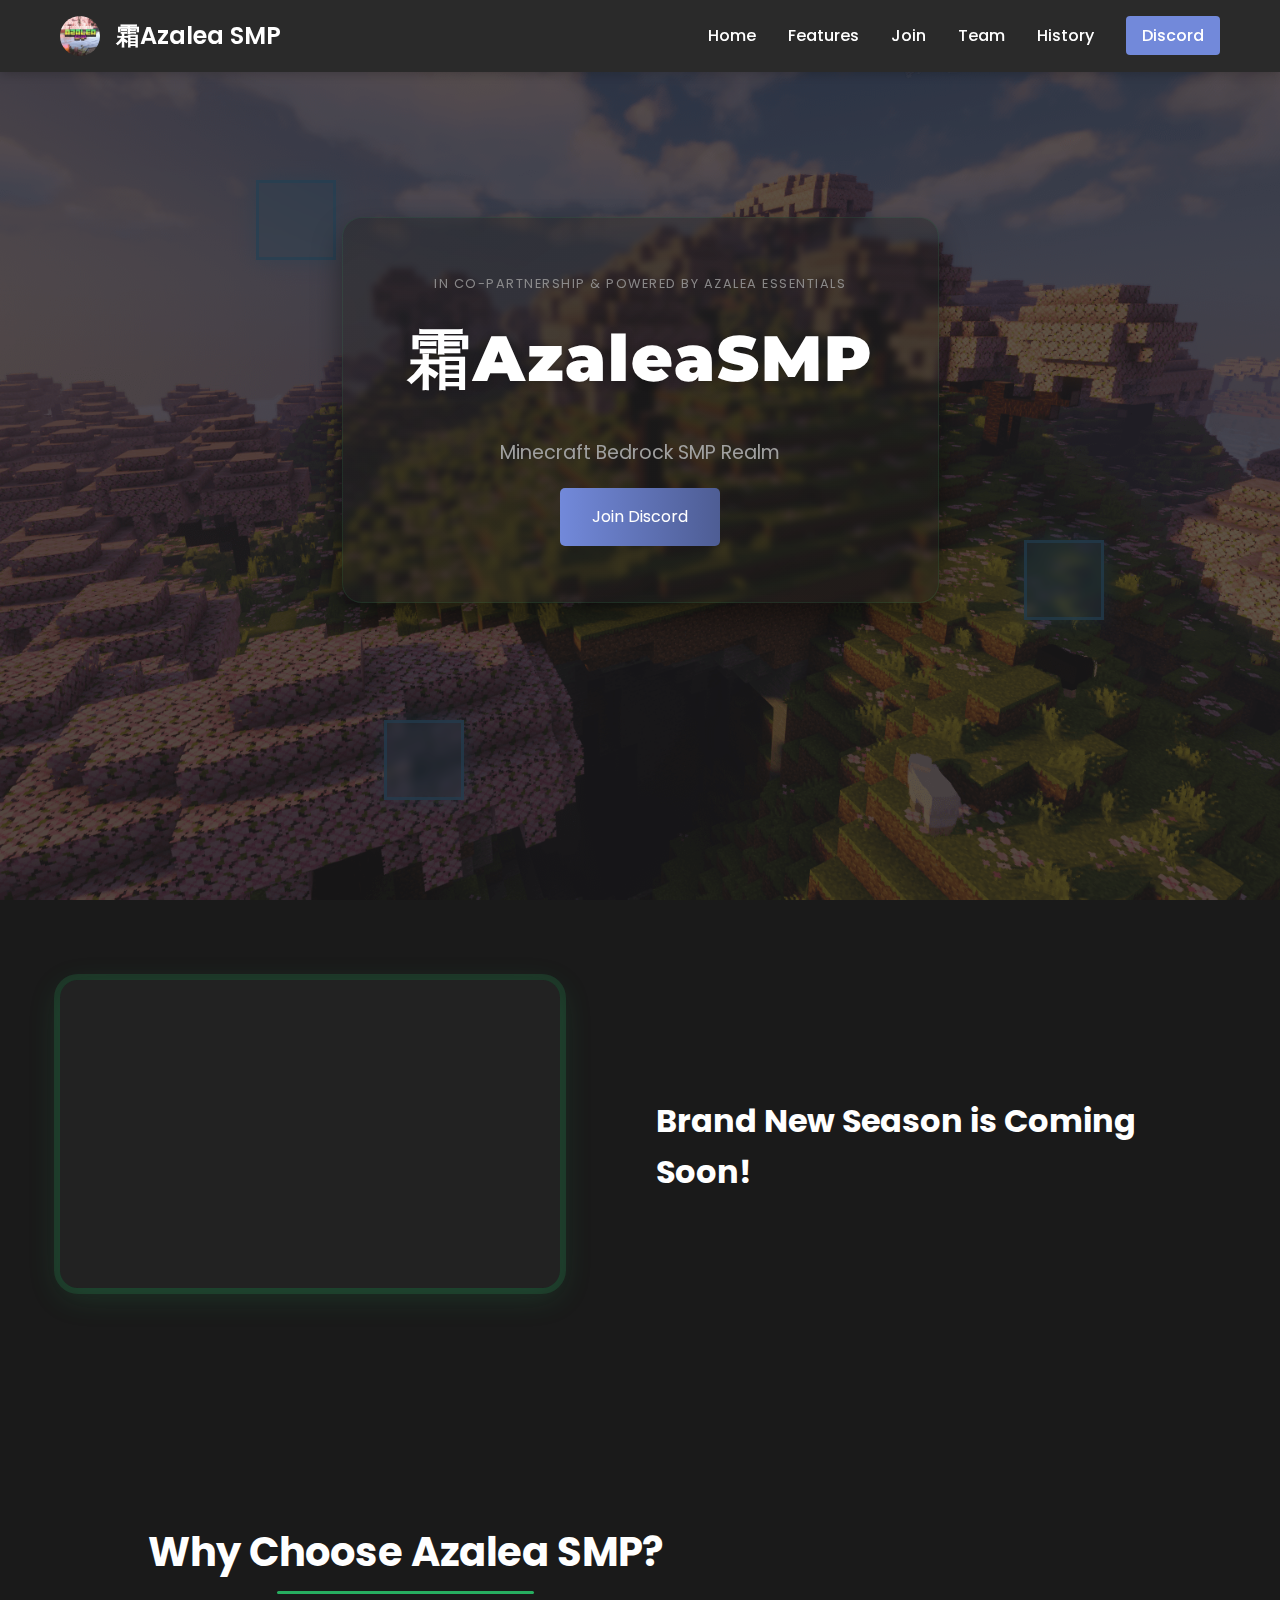
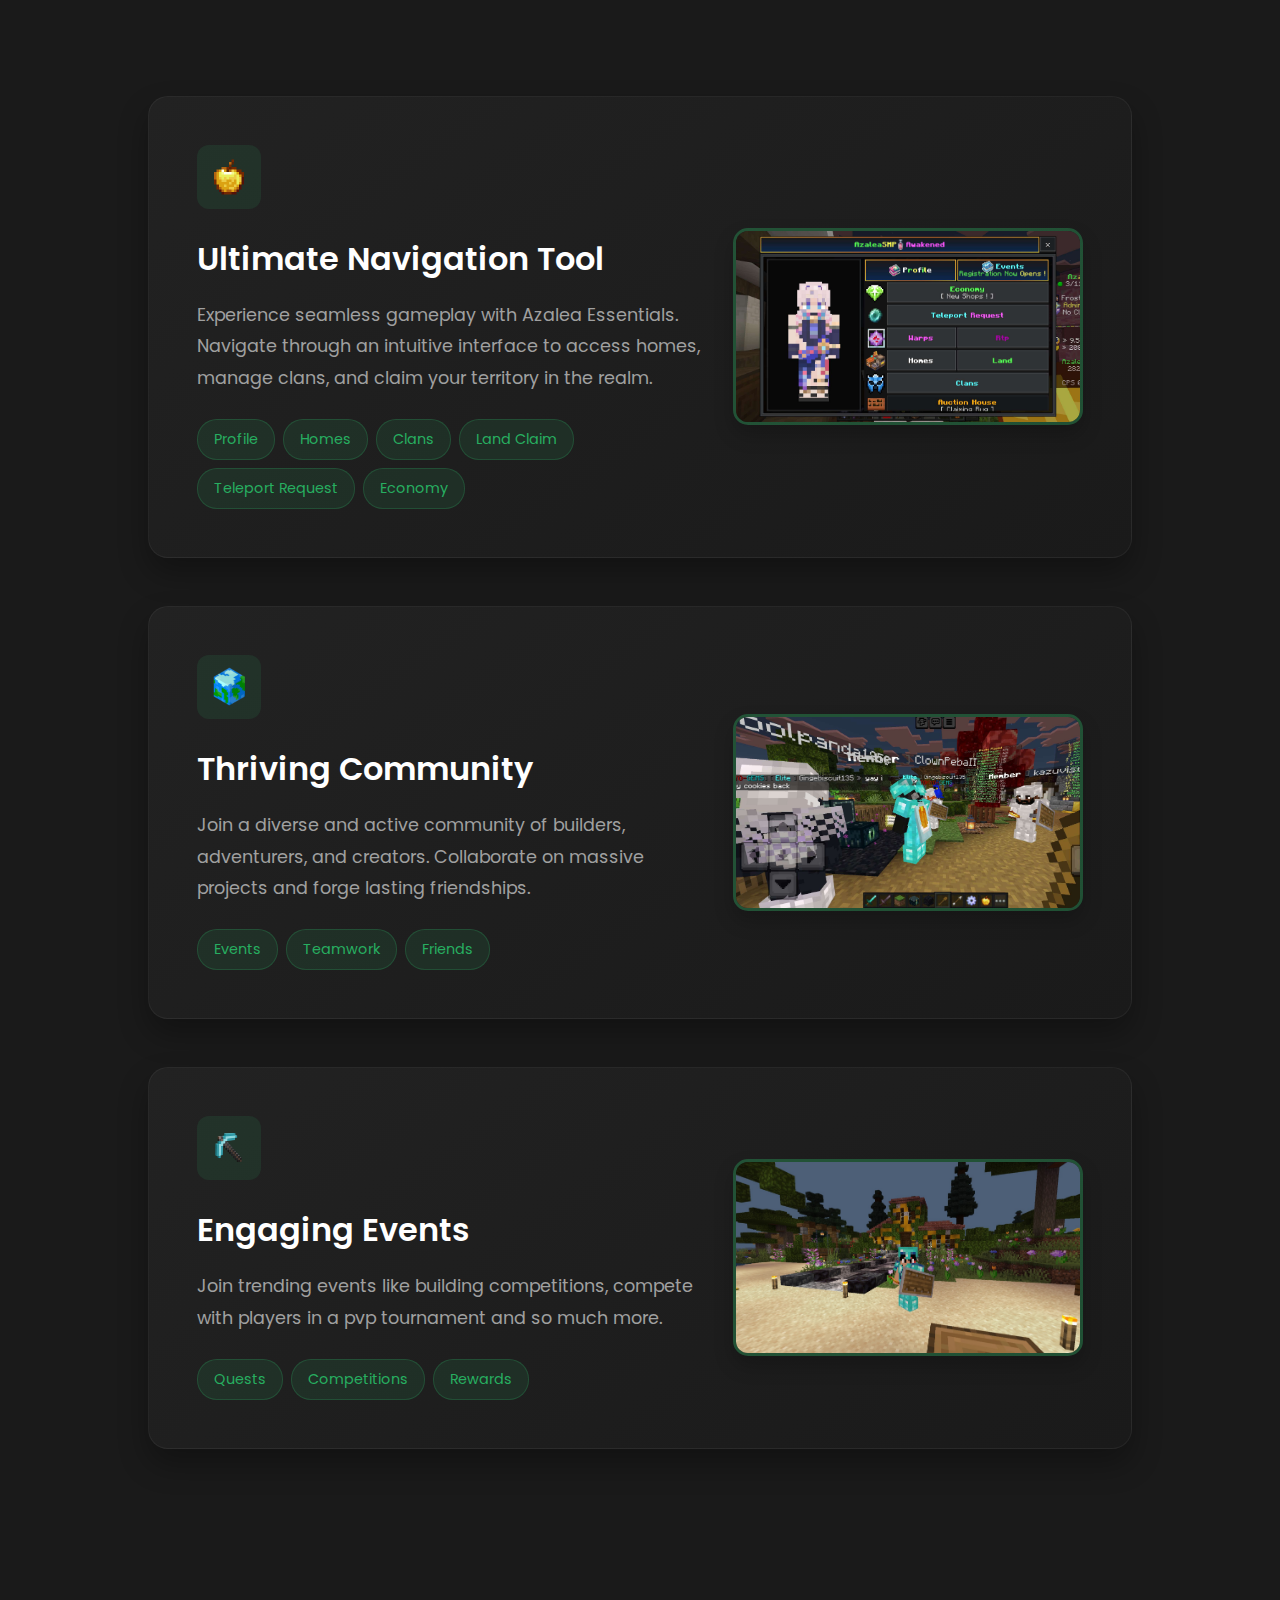
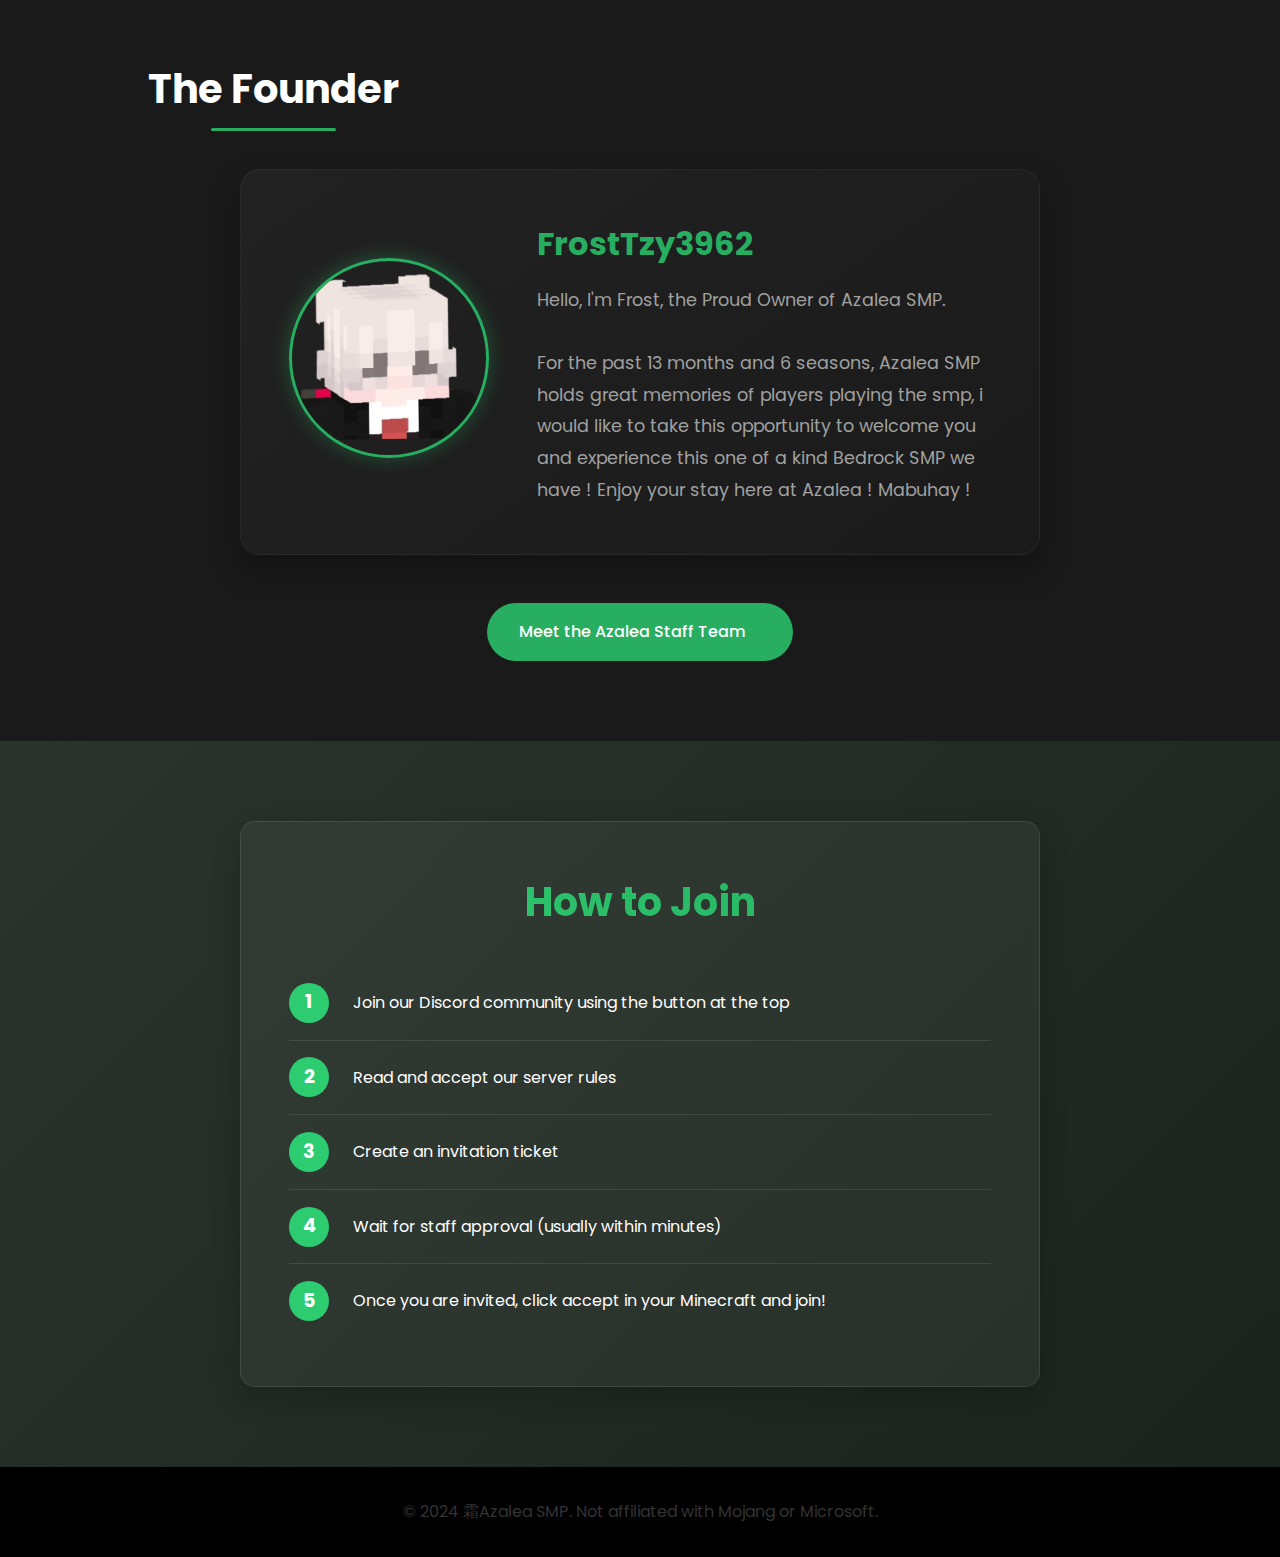
<file: index.html>
<!DOCTYPE html>
<html lang="en">
<head>
    <meta charset="UTF-8">
    <meta name="viewport" content="width=device-width, initial-scale=1.0">
    <title>霜Azalea SMP - Minecraft Bedrock Realm</title>
    <link rel="stylesheet" href="style.css">
    <link rel="preconnect" href="https://fonts.googleapis.com">
    <link rel="preconnect" href="https://fonts.gstatic.com" crossorigin>
    <link href="https://fonts.googleapis.com/css2?family=Poppins:wght@400;500;600&display=swap" rel="stylesheet">
    <link href="https://fonts.googleapis.com/css2?family=Montserrat:wght@700;900&display=swap" rel="stylesheet">
</head>
<body>
    <header class="main-header">
        <div class="container">
            <nav class="nav-wrapper">
                <div class="logo">
                    <img src="images/logo.jpg" alt="Azalea SMP Logo">
                    <h1>霜Azalea SMP</h1>
                </div>
                <button class="mobile-menu-btn">
                    <span></span>
                    <span></span>
                    <span></span>
                </button>
                <ul class="nav-links">
                    <button class="close-btn">&times;</button>
                    <li><a href="#home">Home</a></li>
                    <li><a href="#features">Features</a></li>
                    <li><a href="#join">Join</a></li>
                    <li><a href="team.html">Team</a></li>
                    <li><a href="./history.html">History</a></li>
                    <li><a href="https://discord.gg/zr8rzjcAyx" class="social-link">Discord</a></li>
                </ul>
            </nav>
        </div>
    </header>

    <section class="hero">
        <div class="hero-decoration">
            <div class="floating-cube" style="top: 20%; left: 20%"></div>
            <div class="floating-cube" style="top: 60%; left: 80%"></div>
            <div class="floating-cube" style="top: 80%; left: 30%"></div>
        </div>
        <div class="hero-content">
            <p class="hero-partnership">In Co-Partnership & Powered by Azalea Essentials</p>
            <h1 class="welcome-text">霜AzaleaSMP</h1>
            <p class="hero-subtitle">Minecraft Bedrock SMP Realm</p>
            <div class="button-group">
                <a href="https://discord.gg/zr8rzjcAyx" class="discord-button gradient-hover">Join Discord</a>
            </div>
        </div>
    </section>

    <section id="showcase" class="showcase">
        <div class="container">
            <div class="video-container showcase-video-border">
                <iframe
                    width="100%"
                    height="300"
                    src="https://www.youtube.com/embed/Fho0J_rrl88"
                    title="Azalea SMP Showcase"
                    frameborder="0"
                    allow="accelerometer; autoplay; clipboard-write; encrypted-media; gyroscope; picture-in-picture"
                    allowfullscreen>
                </iframe>
            </div>
            <div class="showcase-description showcase-description-green">
                Brand New Season is Coming Soon!
            </div>
        </div>
    </section>

    <section id="features" class="features">
        <div class="container">
            <h2>Why Choose Azalea SMP?</h2>
            <div class="feature-grid">
                <div class="feature-card">
                    <div class="feature-card-content">
                        <div class="feature-icon">
                            <img src="card/gapple.png" alt="Navigation Icon">
                        </div>
                        <h3>Ultimate Navigation Tool</h3>
                        <p>Experience seamless gameplay with Azalea Essentials. Navigate through an intuitive interface to access homes, manage clans, and claim your territory in the realm.</p>
                        <div class="feature-tags">
                            <span class="feature-tag">Profile</span>
                            <span class="feature-tag">Homes</span>
                            <span class="feature-tag">Clans</span>
                            <span class="feature-tag">Land Claim</span>
                            <span class="feature-tag">Teleport Request</span>
                            <span class="feature-tag">Economy</span>
                        </div>
                    </div>
                    <img src="card/nav.jpg" alt="Essential Mod" class="feature-card-image feature-16-9">
                </div>

                <div class="feature-card">
                    <div class="feature-card-content">
                        <div class="feature-icon">
                            <img src="card/earth.png" alt="Community Icon">
                        </div>
                        <h3>Thriving Community</h3>
                        <p>Join a diverse and active community of builders, adventurers, and creators. Collaborate on massive projects and forge lasting friendships.</p>
                        <div class="feature-tags">
                            <span class="feature-tag">Events</span>
                            <span class="feature-tag">Teamwork</span>
                            <span class="feature-tag">Friends</span>
                        </div>
                    </div>
                    <img src="card/thrill.jpg" alt="Community" class="feature-card-image feature-16-9">
                </div>
                
                <div class="feature-card">
                    <div class="feature-card-content">
                        <div class="feature-icon">
                            <img src="card/swordigo.png" alt="Events Icon">
                        </div>
                        <h3>Engaging Events</h3>
                        <p>Join trending events like building competitions, compete with players in a pvp tournament and so much more.</p>
                        <div class="feature-tags">
                            <span class="feature-tag">Quests</span>
                            <span class="feature-tag">Competitions</span>
                            <span class="feature-tag">Rewards</span>
                        </div>
                    </div>
                    <img src="card/naydz.jpeg" alt="Events" class="feature-card-image feature-16-9">
                </div>
            </div>
        </div>
    </section>

    <section class="founder-section">
        <div class="container">
            <h2>The Founder</h2>
            <div class="founder-card">
                <div class="founder-image">
                    <img src="images/owner.png" alt="FrostTzy3962">
                </div>
                <div class="founder-details">
                    <h3>FrostTzy3962</h3>
                    <p class="founder-intro">Hello, I'm Frost, the Proud Owner of Azalea SMP.<br><br>
                    For the past 13 months and 6 seasons, Azalea SMP holds great memories of players playing the smp, i would like to take this opportunity to welcome you and experience this one of a kind Bedrock SMP we have ! Enjoy your stay here at Azalea ! Mabuhay !</p>
                </div>
            </div>
            <div class="team-button-container">
                <a href="team.html" class="team-button">
                    Meet the Azalea Staff Team
                    <i class="fas fa-arrow-right"></i>
                </a>
            </div>
        </div>
    </section>

    <section id="join" class="join">
        <div class="join-info">
            <h2>How to Join</h2>
            <ul class="join-steps">
                <li>Join our Discord community using the button at the top</li>
                <li>Read and accept our server rules</li>
                <li>Create an invitation ticket</li>
                <li>Wait for staff approval (usually within minutes)</li>
                <li>Once you are invited, click accept in your Minecraft and join!</li>
            </ul>
        </div>
    </section>

    <footer>
        <p>&copy; 2024 霜Azalea SMP. Not affiliated with Mojang or Microsoft.</p>
    </footer>
    <script src="script.js"></script>
</body>
</html>
</file>
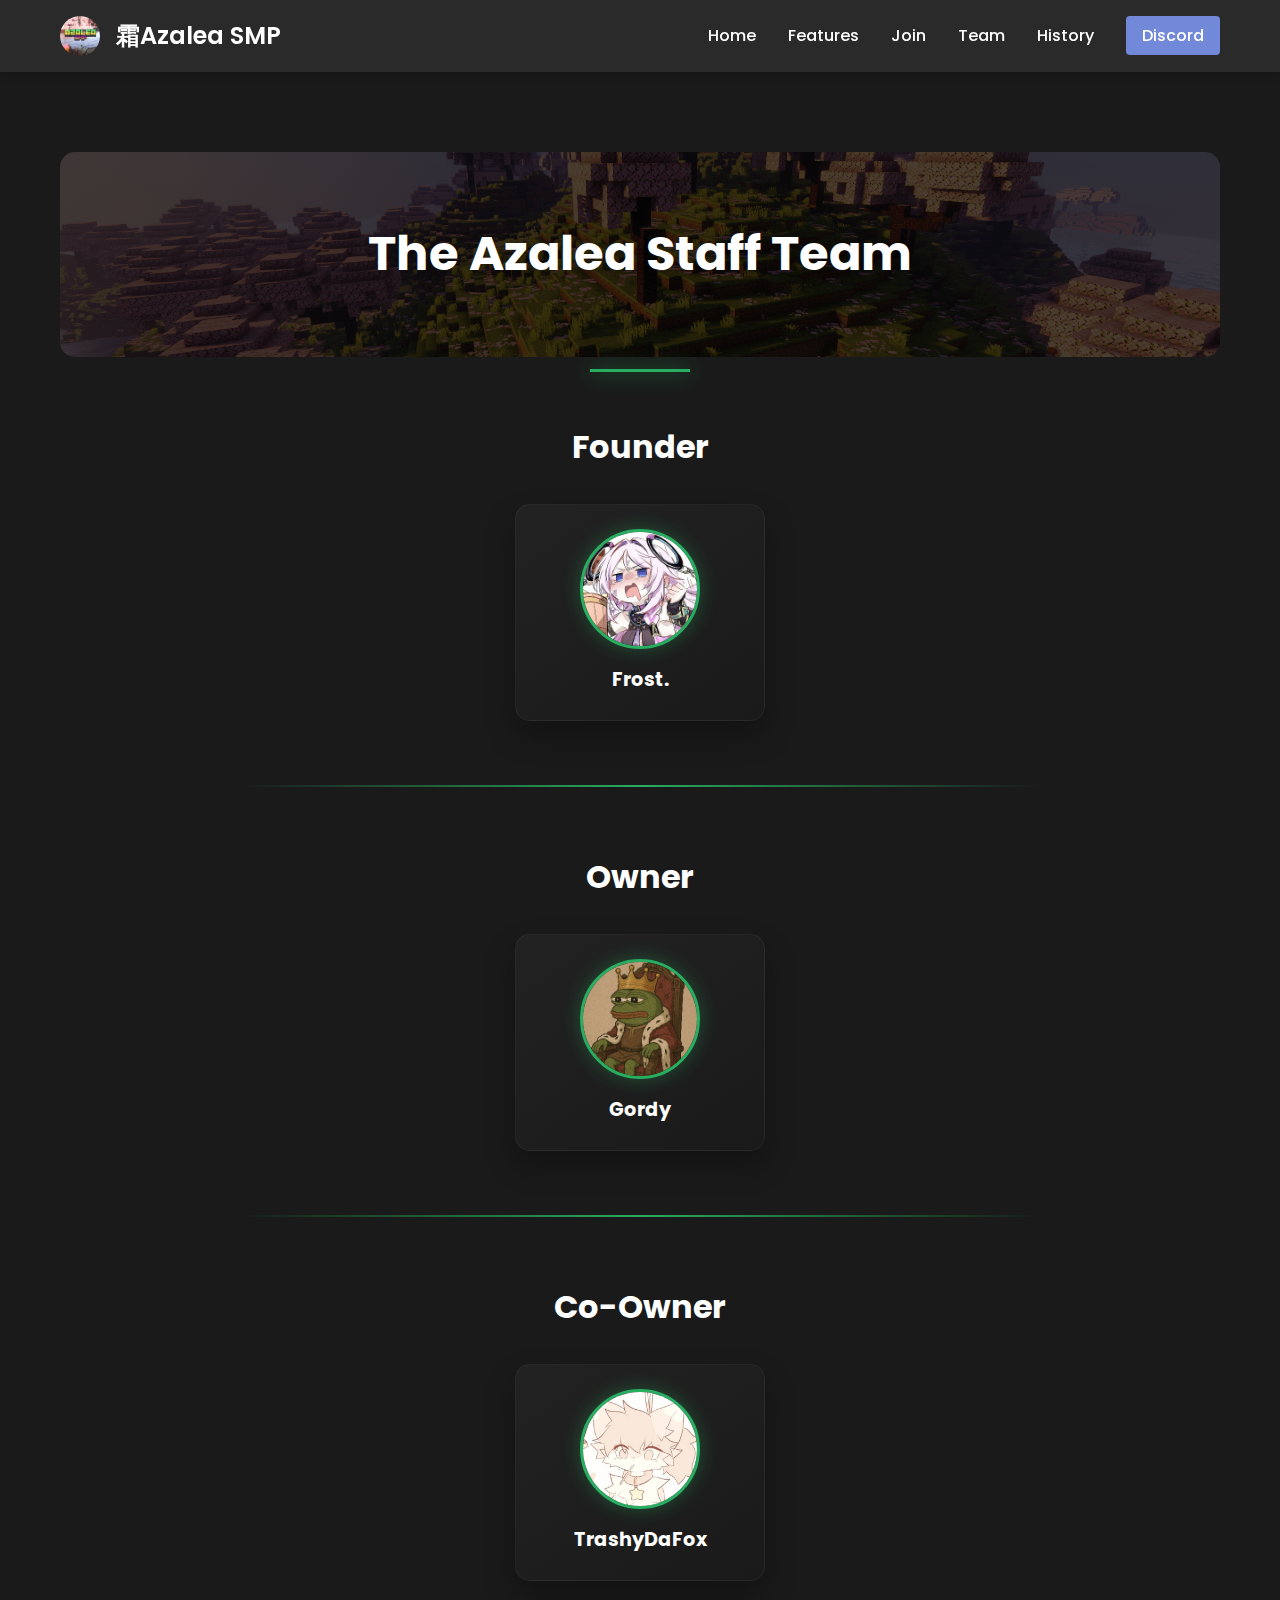
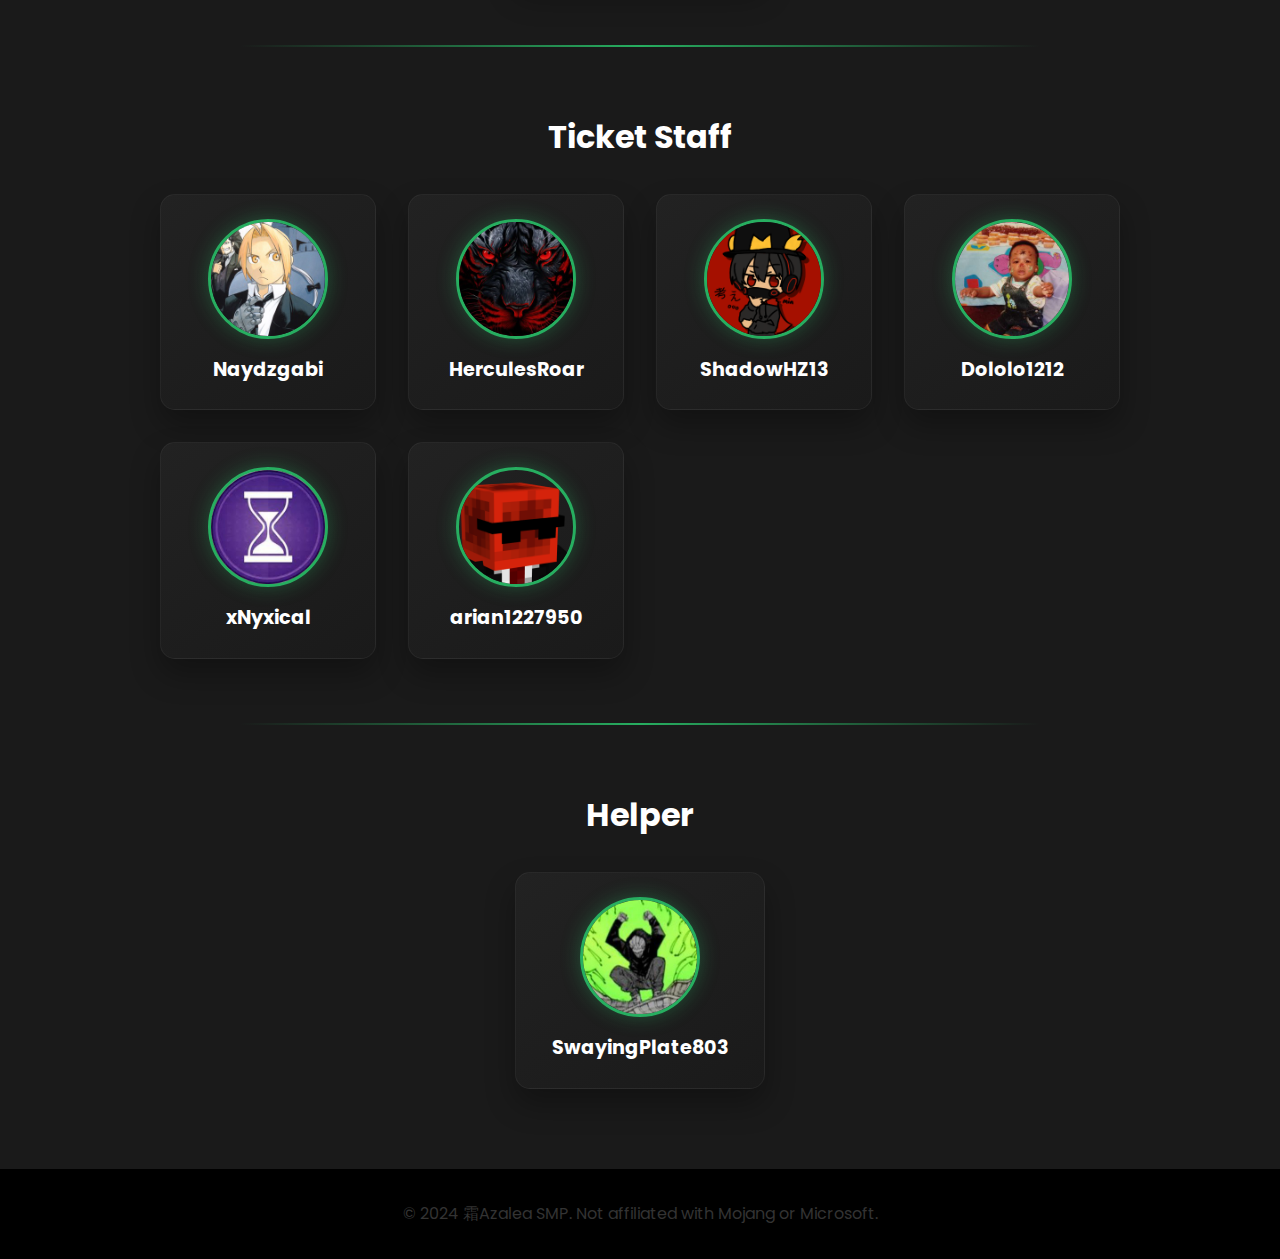
<file: team.html>
<!DOCTYPE html>
<html lang="en">
<head>
    <meta charset="UTF-8">
    <meta name="viewport" content="width=device-width, initial-scale=1.0">
    <title>The Azalea Staff Team</title>
    <link rel="stylesheet" href="style.css">
    <link rel="stylesheet" href="team.css">
    <link href="https://fonts.googleapis.com/css2?family=Poppins:wght@400;500;600;700&display=swap" rel="stylesheet">
    <link rel="stylesheet" href="https://cdnjs.cloudflare.com/ajax/libs/font-awesome/6.0.0/css/all.min.css">
</head>
<body>
    <header class="main-header">
        <div class="container">
            <nav class="nav-wrapper">
                <div class="logo">
                    <img src="images/logo.jpg" alt="Azalea SMP Logo">
                    <h1>霜Azalea SMP</h1>
                </div>
                <button class="mobile-menu-btn">
                    <span></span>
                    <span></span>
                    <span></span>
                </button>
                <ul class="nav-links">
                    <button class="close-btn">&times;</button>
                    <li><a href="index.html">Home</a></li>
                    <li><a href="index.html#features">Features</a></li>
                    <li><a href="index.html#join">Join</a></li>
                    <li><a href="team.html">Team</a></li>
                    <li><a href="history.html">History</a></li>
                    <li><a href="https://discord.gg/zr8rzjcAyx" class="social-link">Discord</a></li>
                </ul>
            </nav>
        </div>
    </header>

    <section class="team-section">
        <div class="container">
            <h1 class="team-title">The Azalea Staff Team</h1>
            
            <!-- Founder Section -->
            <h2 class="section-title">Founder</h2>
            <div class="team-grid">
                <div class="team-card">
                    <div class="member-image">
                        <img src="team/frostdiscord.jpg" alt="Frost">
                    </div>
                    <div class="member-info">
                        <h3 class="member-name">Frost.</h3>
                    </div>
                </div>
            </div>

            <div class="section-divider"></div>
            
            <!-- Owner Section -->
            <h2 class="section-title">Owner</h2>
            <div class="team-grid owners">
                <div class="team-card">
                    <div class="member-image">
                        <img src="team/gordy.png" alt="Gordy">
                    </div>
                    <div class="member-info">
                        <h3 class="member-name">Gordy</h3>
                    </div>
                </div>
            </div>

            <div class="section-divider"></div>

            <!-- Co-Owner Section -->
            <h2 class="section-title">Co-Owner</h2>
            <div class="team-grid co-owners">
                <div class="team-card">
                    <div class="member-image">
                        <img src="team/trashydiscord.png" alt="TrashyDaFox">
                    </div>
                    <div class="member-info">
                        <h3 class="member-name">TrashyDaFox</h3>
                    </div>
                </div>
            </div>

            <div class="section-divider"></div>

            <!-- Ticket Staff Section -->
            <h2 class="section-title">Ticket Staff</h2>
            <div class="team-grid">
                <div class="team-card">
                    <div class="member-image">
                        <img src="team/naydz.jpeg" alt="Naydzgabi">
                    </div>
                    <div class="member-info">
                        <h3 class="member-name">Naydzgabi</h3>
                    </div>
                </div>

                <div class="team-card">
                    <div class="member-image">
                        <img src="team/walkearth.jpeg" alt="HerculesRoar">
                    </div>
                    <div class="member-info">
                        <h3 class="member-name">HerculesRoar</h3>
                    </div>
                </div>

                <div class="team-card">
                    <div class="member-image">
                        <img src="team/shadow.png" alt="ShadowHZ13">
                    </div>
                    <div class="member-info">
                        <h3 class="member-name">ShadowHZ13</h3>
                    </div>
                </div>

                <div class="team-card">
                    <div class="member-image">
                        <img src="team/dololo.jpg" alt="Dololo1212">
                    </div>
                    <div class="member-info">
                        <h3 class="member-name">Dololo1212</h3>
                    </div>
                </div>

                <div class="team-card">
                    <div class="member-image">
                        <img src="team/xnyxical.jpg" alt="xNyxical">
                    </div>
                    <div class="member-info">
                        <h3 class="member-name">xNyxical</h3>
                    </div>
                </div>

                <div class="team-card">
                    <div class="member-image">
                        <img src="team/arian.png" alt="arian1227950">
                    </div>
                    <div class="member-info">
                        <h3 class="member-name">arian1227950</h3>
                    </div>
                </div>
            </div>

            <div class="section-divider"></div>

            <!-- Helper Section -->
            <h2 class="section-title">Helper</h2>
            <div class="team-grid">
                <div class="team-card">
                    <div class="member-image">
                        <img src="team/swaying.jpg" alt="SwayingPlate803">
                    </div>
                    <div class="member-info">
                        <h3 class="member-name">SwayingPlate803</h3>
                    </div>
                </div>
            </div>
        </div>
    </section>

    <footer>
        <p>&copy; 2024 霜Azalea SMP. Not affiliated with Mojang or Microsoft.</p>
    </footer>
    <script src="script.js"></script>
</body>
</html>
</file>
<file: style.css>
:root {
    --primary-color: #2ecc71;
    --accent-color: #27ae60;
    --text-color: #333;
    --bg-color: #f0fff4;
}

html {
    scroll-behavior: smooth;
}

* {
    margin: 0;
    padding: 0;
    box-sizing: border-box;
}

body {
    font-family: 'Poppins', sans-serif;
    line-height: 1.6;
    color: var(--text-color);
    background-color: var(--bg-color);
}

.container {
    max-width: 1200px;
    margin: 0 auto;
    padding: 0 20px;
}

.main-header {
    background-color: #2a2a2a;
    box-shadow: 0 2px 10px rgba(0, 0, 0, 0.2);
    position: fixed;
    width: 100%;
    top: 0;
    z-index: 1000;
}

.nav-wrapper {
    display: flex;
    justify-content: space-between;
    align-items: center;
    padding: 1rem 0;
    position: relative;
}

.logo {
    display: flex;
    align-items: center;
    gap: 1rem;
}

.logo img {
    height: 40px;
    width: 40px;
    border-radius: 50%;
    object-fit: cover;
}

.logo h1 {
    font-size: 1.5rem;
    font-weight: 600;
    color: #ffffff;
}

.nav-links {
    display: flex;
    gap: 2rem;
    list-style: none;
}

.nav-links a {
    text-decoration: none;
    color: #ffffff;
    font-weight: 500;
    transition: color 0.3s ease;
    position: relative;
    padding-bottom: 5px;
}

.nav-links a::after {
    content: '';
    position: absolute;
    width: 0;
    height: 2px;
    bottom: 0;
    left: 0;
    background-color: var(--accent-color);
    transition: width 0.3s ease;
}

.nav-links a:hover::after,
.nav-links a.active::after {
    width: 100%;
}

.nav-links a:hover,
.nav-links a.active {
    color: var(--accent-color);
}

.social-link {
    background-color: #7289DA;
    color: white !important;
    padding: 0.5rem 1rem !important;
    border-radius: 4px;
}

.social-link:hover {
    background-color: #5c6fb1 !important;
    color: white !important;
}

.social-link::after {
    display: none !important;
}

section {
    padding: 5rem 0;
}

.hero {
    position: relative;
    min-height: 100vh;
    padding-top: 0;
    background: url('./images/season4.png') center/cover no-repeat;  /* Updated path */
    overflow: hidden;
    display: flex;
    align-items: center;
    justify-content: center;
}

.hero::before {
    content: '';
    position: absolute;
    top: 0;
    left: 0;
    width: 100%;
    height: 100%;
    background: rgba(26, 26, 26, 0.7);
    z-index: 1;
}

.hero-content {
    position: relative;
    z-index: 2;
    text-align: center;
    color: #ffffff;
    background: linear-gradient(145deg, rgba(34, 34, 34, 0.4), rgba(26, 26, 26, 0.3));
    padding: 3.5rem 4rem;
    max-width: 800px;
    border-radius: 20px;
    backdrop-filter: blur(3px);
    -webkit-backdrop-filter: blur(3px);
    border: 1px solid rgba(46, 204, 113, 0.1);
    box-shadow: 0 15px 30px rgba(0, 0, 0, 0.4);
    position: relative;
    overflow: hidden;
}

.hero-content::before {
    content: '';
    position: absolute;
    top: 0;
    left: 0;
    width: 100%;
    height: 100%;
    background: linear-gradient(45deg, transparent, rgba(46, 204, 113, 0.1), transparent);
    transform: translateX(-100%);
    transition: 0.5s;
}

.hero-content:hover::before {
    transform: translateX(100%);
}

.welcome-text {
    font-family: 'Montserrat', sans-serif;
    font-size: 4rem;
    font-weight: 900;
    margin-bottom: 0.5rem;
    color: #ffffff;
    text-shadow: 0 2px 10px rgba(0, 0, 0, 0.2);
    letter-spacing: 2px;
}

.hero-subtitle {
    color: #a0a0a0;
    font-size: 1.2rem;
    opacity: 1;
    margin-bottom: 1.5rem;
    transform: translateY(20px);
    animation: fadeInUp 0.8s ease forwards 0.5s;
}

.hero-partnership {
    color: #a0a0a0;
    font-size: 0.8rem;
    margin-bottom: 0.8rem;
    text-transform: uppercase;
    letter-spacing: 1.5px;
    opacity: 0.8;
}

.hero-decoration {
    position: absolute;
    width: 100%;
    height: 100%;
    top: 0;
    left: 0;
    pointer-events: none;
}

.floating-cube {
    position: absolute;
    width: 80px;
    height: 80px;
    background: rgba(52, 152, 219, 0.3);
    border: 3px solid rgba(52, 152, 219, 0.6);
    animation: float 6s ease-in-out infinite;
    box-shadow: 0 0 20px rgba(52, 152, 219, 0.4);
    backdrop-filter: blur(5px);
}

@keyframes backgroundMove {
    0% { transform: translate(0, 0); }
    100% { transform: translate(-20px, -20px); }
}

@keyframes fadeInUp {
    from {
        opacity: 0;
        transform: translateY(20px);
    }
    to {
        opacity: 1;
        transform: translateY(0);
    }
}

@keyframes float {
    0%, 100% { transform: translate(0, 0) rotate(0deg); }
    50% { transform: translate(-20px, -20px) rotate(180deg); }
}

.button-group {
    display: flex;
    gap: 1rem;
    justify-content: center;
    margin-top: 1rem;
}

.gradient-hover {
    transition: transform 0.3s ease;
}

.gradient-hover:hover {
    transform: translateY(-2px);
}

.discord-button, .youtube-button {
    display: inline-block;
    padding: 1rem 2rem;
    color: #ffffff;
    text-decoration: none;
    border-radius: 5px;
    margin-top: 1rem;
    transition: all 0.3s ease;
}

.discord-button {
    background-image: linear-gradient(90deg, #7289DA, #4E5D94);
    position: relative;
    overflow: hidden;
}

.discord-button::before {
    content: '';
    position: absolute;
    top: 0;
    left: -100%;
    width: 100%;
    height: 100%;
    background: linear-gradient(
        120deg,
        transparent,
        rgba(255, 255, 255, 0.3),
        transparent
    );
    transition: 0.5s;
}

.discord-button:hover::before {
    animation: shine 0.7s;
}

@keyframes shine {
    100% {
        left: 200%;
    }
}

.discord-button:hover {
    transform: translateY(-3px);
    box-shadow: 0 5px 15px rgba(114, 137, 218, 0.3);
}

.youtube-button {
    background-image: linear-gradient(90deg, #FF0000, #CC0000);
}

.youtube-button:hover {
    background-color: #CC0000;
    transform: translateY(-3px);
    box-shadow: 0 5px 15px rgba(0, 0, 0, 0.3);
}

.gradient-hover:hover {
    background-position: 100% 0;
    transform: translateY(-3px);
    box-shadow: 0 5px 15px rgba(0, 0, 0, 0.3);
}

.showcase {
    padding: 5rem 0;
    background-color: #1a1a1a;
    color: #ffffff;
}

.showcase h2 {
    font-size: 2.5rem;
    margin-bottom: 3rem;
    text-align: center;
    color: #ffffff;
    position: relative;
    display: inline-block;
}

.showcase h2::after {
    content: '';
    position: absolute;
    width: 50%;
    height: 3px;
    background: var(--accent-color);
    bottom: -10px;
    left: 25%;
    border-radius: 2px;
}

.showcase .container {
    display: flex;
    align-items: center;
    gap: 2rem;
    max-width: 1200px;
    margin: 0 auto;
}

.video-container {
    flex: 0 0 500px; /* Fixed width for video container */
}

.showcase-description {
    flex: 1;
    color: #ffffff;
    font-size: 2rem;
    font-weight: 600;
    text-align: left;
    animation: pulse 2s infinite;
}

/* Remove the green background from showcase-green */
.showcase-green {
    /* background: linear-gradient(135deg, rgba(80, 255, 120, 0.45) 0%, rgba(39, 255, 120, 0.35) 100%); */
    /* position: relative; */
    /* overflow: hidden; */
    /* box-shadow: 0 10px 40px rgba(46,204,113,0.15); */
}

.showcase-green .container {
    /* position: relative; */
    /* z-index: 2; */
}

.showcase-video-border {
    border-radius: 18px;
    overflow: hidden;
    box-shadow: 0 0 0 6px rgba(46,204,113,0.15), 0 8px 32px rgba(39,174,96,0.18);
    background: rgba(255,255,255,0.04);
    margin-bottom: 1.5rem;
}

/* Remove background and border for a clean look */
.showcase-description-green {
    background: none;
    border-radius: 0;
    padding: 2rem 2.5rem;
    color: #fff;
    font-size: 2rem;
    font-weight: 700;
    text-align: left;
    box-shadow: none;
    border-left: none;
    margin-left: 1.5rem;
}

@keyframes pulse {
    0% { opacity: 0.8; }
    50% { opacity: 1; }
    100% { opacity: 0.8; }
}

@media screen and (max-width: 768px) {
    .showcase .container {
        flex-direction: column;
    }
    
    .video-container {
        flex: 0 0 auto;
        width: 100%;
    }

    .video-container iframe {
        height: 300px;
    }

    .showcase-description-green {
        padding: 1.2rem 1rem;
        font-size: 1.2rem;
        margin-left: 0;
    }
    .showcase-video-border {
        margin-bottom: 1rem;
    }
}

.features {
    padding: 8rem 10%;
    text-align: left;
    background-color: #1a1a1a;
    color: #ffffff;
}

.features h2 {
    font-size: 2.5rem;
    margin-bottom: 3rem;
    color: #ffffff;
    position: relative;
    display: inline-block;
}

.features h2::after {
    content: '';
    position: absolute;
    width: 50%;
    height: 3px;
    background: var(--accent-color);
    bottom: -10px;
    left: 25%;
    border-radius: 2px;
}

.feature-grid {
    display: flex;
    flex-direction: column;
    gap: 3rem;
    margin-top: 4rem;
    max-width: 1200px;
    margin-left: auto;
    margin-right: auto;
}

.feature-card {
    background: linear-gradient(145deg, #222, #1a1a1a);
    padding: 3rem;
    border-radius: 20px;
    box-shadow: 0 15px 30px rgba(0, 0, 0, 0.3);
    transition: all 0.4s ease;
    border: 1px solid rgba(255, 255, 255, 0.05);
    display: flex;
    align-items: center;  /* Add this line to center all content vertically */
    justify-content: space-between;
    gap: 2rem;  /* Reduced from 4rem */
    position: relative;
    overflow: hidden;
    min-height: 300px;  /* Added minimum height */
}

.feature-card-content {
    flex: 1;
    min-width: 0;  /* prevent content from expanding beyond container */
}

.feature-card-image {
    width: 300px;
    height: 200px;
    object-fit: cover;
    border-radius: 15px;
    box-shadow: 0 10px 20px rgba(0, 0, 0, 0.2);
    border: 3px solid rgba(46, 204, 113, 0.3);
    transition: all 0.4s ease;
    margin: 0 auto;  /* center the image horizontally */
}

.feature-card-image.feature-16-9 {
    aspect-ratio: 16/9;
    width: 350px;
    height: auto;
    flex-shrink: 0;
}

.feature-card:hover .feature-card-image {
    transform: scale(1.05);
    border-color: var(--accent-color);
}

.feature-card::before {
    content: '';
    position: absolute;
    top: 0;
    left: 0;
    width: 100%;
    height: 100%;
    background: linear-gradient(45deg, transparent, rgba(46, 204, 113, 0.1), transparent);
    transform: translateX(-100%);
    transition: 0.5s;
}

.feature-card:hover::before {
    transform: translateX(100%);
}

.feature-card h3 {
    font-size: 2rem;
    color: #fff;
    margin-bottom: 1rem;
    font-weight: 600;
}

.feature-card p {
    color: #a0a0a0;
    font-size: 1.1rem;
    line-height: 1.8;
    margin-bottom: 1.5rem;
}

.feature-icon {
    width: 4rem;
    height: 4rem;
    display: flex;
    align-items: center;
    justify-content: center;
    background: rgba(46, 204, 113, 0.1);
    border-radius: 12px;
    transition: transform 0.3s ease;
    margin-bottom: 1.5rem;
}

.feature-icon img {
    width: 2.5rem;
    height: 2.5rem;
    object-fit: contain;
}

.feature-card:hover .feature-icon {
    transform: scale(1.2);
}

.feature-tags {
    display: flex;
    gap: 0.5rem;
    margin-top: 1.5rem;
    flex-wrap: wrap;
}

.feature-tag {
    background: rgba(46, 204, 113, 0.1);
    color: var(--accent-color);
    padding: 0.5rem 1rem;
    border-radius: 20px;
    font-size: 0.9rem;
    border: 1px solid rgba(46, 204, 113, 0.2);
    white-space: nowrap;
}

.founder-section {
    padding: 5rem 10%;
    background: #1a1a1a;
    color: #ffffff;
}

.founder-section h2 {
    font-size: 2.5rem;
    margin-bottom: 3rem;
    text-align: center;
    color: #ffffff;
    position: relative;
    display: inline-block;
}

.founder-section h2::after {
    content: '';
    position: absolute;
    width: 50%;
    height: 3px;
    background: var(--accent-color);
    bottom: -10px;
    left: 25%;
    border-radius: 2px;
}

.founder-card {
    display: flex;
    align-items: center;
    gap: 3rem;
    background: linear-gradient(145deg, #222, #1a1a1a);
    padding: 3rem;
    border-radius: 20px;
    box-shadow: 0 15px 30px rgba(0, 0, 0, 0.3);
    border: 1px solid rgba(255, 255, 255, 0.05);
    max-width: 800px;
    margin: 0 auto;
    transition: transform 0.3s ease;
}

.founder-card:hover {
    transform: translateY(-5px);
}

.founder-image {
    flex-shrink: 0;
}

.founder-image img {
    width: 200px;
    height: 200px;
    border-radius: 50%;
    border: 3px solid var(--accent-color);
    box-shadow: 0 0 20px rgba(46, 204, 113, 0.3);
}

.founder-details h3 {
    font-size: 2rem;
    margin-bottom: 1rem;
    color: var(--accent-color);
}

.founder-intro {
    font-size: 1.1rem;
    line-height: 1.8;
    color: #a0a0a0;
}

@media (max-width: 768px) {
    .founder-card {
        flex-direction: column;
        text-align: center;
        padding: 2rem;
        gap: 2rem;
    }

    .founder-details h3 {
        font-size: 1.8rem;
    }

    .founder-image img {
        width: 150px;
        height: 150px;
    }
}

.join {
    padding: 5rem 10%;
    background: linear-gradient(135deg, #2a332c, #1a231c);
    color: #ffffff;
}

.join-info {
    max-width: 800px;
    margin: 0 auto;
    background: rgba(255, 255, 255, 0.05);
    padding: 3rem;
    border-radius: 15px;
    box-shadow: 0 10px 30px rgba(0, 0, 0, 0.2);
    border: 1px solid rgba(255, 255, 255, 0.1);
}

.join-info h2 {
    font-size: 2.5rem;
    margin-bottom: 2rem;
    text-align: center;
    background: linear-gradient(45deg, #2ecc71, #27ae60);
    -webkit-background-clip: text;
    -webkit-text-fill-color: transparent;
}

.join-steps {
    list-style: none;
    counter-reset: step;
    padding: 0;
}

.join-steps li {
    position: relative;
    padding: 1.5rem 0 1.5rem 4rem;
    counter-increment: step;
    transition: transform 0.3s ease;
}

.join-steps li:hover {
    transform: translateX(10px);
}

.join-steps li::before {
    content: counter(step);
    position: absolute;
    left: 0;
    top: 50%;
    transform: translateY(-50%);
    width: 40px;
    height: 40px;
    background: #2ecc71;
    border-radius: 50%;
    display: flex;
    align-items: center;
    justify-content: center;
    font-weight: bold;
    font-size: 1.2rem;
    color: white;
}

.join-steps li:not(:last-child) {
    border-bottom: 1px solid rgba(255, 255, 255, 0.1);
}

.team-button-container {
    text-align: center;
    margin-top: 3rem;
}

.team-button {
    display: inline-flex;
    align-items: center;
    gap: 1rem;
    background: var(--accent-color);
    color: white;
    padding: 1rem 2rem;
    border-radius: 30px;
    text-decoration: none;
    font-weight: 500;
    transition: all 0.3s ease;
}

.team-button:hover {
    transform: translateY(-3px);
    box-shadow: 0 5px 15px rgba(46, 204, 113, 0.3);
}

.team-button i {
    transition: transform 0.3s ease;
}

.team-button:hover i {
    transform: translateX(5px);
}

footer {
    text-align: center;
    padding: 2rem;
    background-color: #000000;
}

.active {
    color: var(--accent-color) !important;
    font-weight: 600;
}

.mobile-menu-btn {
    display: none;
    background: none;
    border: none;
    cursor: pointer;
    padding: 0.5rem;
    position: absolute;
    right: 0;
    top: 50%;
    transform: translateY(-50%);
    width: 30px;
    height: 30px;
}

.mobile-menu-btn span {
    display: block;
    width: 100%;
    height: 2px;
    background: white;
    margin: 6px 0;
    transition: all 0.4s cubic-bezier(0.68, -0.6, 0.32, 1.6);
}

.mobile-menu-btn.active span:nth-child(1) {
    transform: rotate(45deg) translate(7px, 7px);
}

.mobile-menu-btn.active span:nth-child(2) {
    opacity: 0;
    transform: scale(0);
}

.mobile-menu-btn.active span:nth-child(3) {
    transform: rotate(-45deg) translate(7px, -7px);
}

.nav-links .close-btn {
    display: none;
    position: absolute;
    top: 20px;
    right: 20px;
    background: none;
    border: none;
    color: white;
    font-size: 24px;
    cursor: pointer;
    padding: 8px;
}

@media (max-width: 768px) {
    nav {
        flex-direction: column;
        padding: 1rem;
    }
    
    nav ul {
        margin-top: 1rem;
    }
    
    .hero-content h1 {
        font-size: 2rem;
    }
    
    .section-title {
        font-size: 2rem;
    }
    
    .features {
        padding: 6rem 5%;
    }
    
    .feature-grid {
        gap: 1.5rem;
    }
    
    .feature-card {
        padding: 2rem 1.5rem;
        flex-direction: column;
        text-align: center;
    }
    
    .feature-card-content {
        flex-direction: column;
        align-items: center;
    }
    
    .feature-card-image {
        width: 100%;
        max-width: 280px;
        margin-top: 1rem;
        margin: 1rem auto;
    }
    
    .join {
        padding: 3rem 5%;
    }
    
    .join-info {
        padding: 2rem;
    }
    
    .join-steps li {
        padding: 1rem 0 1rem 3.5rem;
    }

    .mobile-menu-btn {
        display: block;
    }

    .nav-wrapper {
        justify-content: center;
        padding: 1rem 3rem;
    }

    .nav-links {
        position: fixed;
        top: 0;
        right: -100%;
        width: 300px;
        height: 100vh;
        background: rgba(42, 42, 42, 0.95);
        backdrop-filter: blur(10px);
        -webkit-backdrop-filter: blur(10px);
        flex-direction: column;
        align-items: center;
        justify-content: flex-start;
        gap: 2rem;
        transition: 0.5s cubic-bezier(0.65, 0, 0.35, 1);
        box-shadow: -10px 0 30px rgba(0, 0, 0, 0.3);
        z-index: 1000;
        padding-top: 80px;
        overflow: hidden;
    }

    .nav-links.active {
        right: 0;
    }

    .nav-links::before {
        content: '';
        position: fixed;
        top: 0;
        left: 0;
        width: 100vw;
        height: 100vh;
        background: rgba(0, 0, 0, 0.5);
        backdrop-filter: blur(3px);
        -webkit-backdrop-filter: blur(3px);
        opacity: 0;
        visibility: hidden;
        transition: 0.3s ease;
        z-index: -1;
    }

    .nav-links.active::before {
        opacity: 1;
        visibility: visible;
    }

    .nav-links a {
        font-size: 1.2rem;
        transform: translateX(50px);
        opacity: 0;
        transition: 0.3s ease;
    }

    .nav-links.active a {
        transform: translateX(0);
        opacity: 1;
        transition-delay: 0.3s;
    }

    .welcome-text {
        font-size: 4.8rem;
    }

    .hero-subtitle {
        font-size: 1rem;
        margin-bottom: 1rem;
    }

    .hero-partnership {
        font-size: 0.7rem;
        margin-bottom: 0.6rem;
    }

    .hero-content {
        padding: 2.5rem 2rem;
    }

    .button-group {
        flex-direction: column;
        align-items: center;
    }

    .feature-card {
        padding: 1.5rem;
    }

    .feature-card h3 {
        font-size: 1.5rem;
    }

    .feature-card-image {
        width: 100%;
        height: auto;
    }

    .join-info {
        padding: 1.5rem;
    }

    .join-info h2 {
        font-size: 2rem;
    }

    .history-content h1 {
        font-size: 2.5rem;
    }

    .nav-links .close-btn {
        display: block;
    }
}

@media (max-width: 480px) {
    .welcome-text {
        font-size: 4.8rem;
    }

    .feature-tags {
        justify-content: flex-start;
    }

    .feature-tag {
        font-size: 0.8rem;
        padding: 0.3rem 0.8rem;
    }

    .hero-subtitle {
        font-size: 0.9rem;
    }

    .hero-partnership {
        font-size: 0.6rem;
        letter-spacing: 1px;
    }

    .hero-content {
        padding: 2rem 1.5rem;
    }
}
</file>
<file: team.css>
.team-section {
    padding: 120px 0 80px;
    background: #1a1a1a;
    min-height: 100vh;
}

.team-title {
    text-align: center;
    color: #ffffff;
    font-size: 3rem;
    margin-bottom: 4rem;
    position: relative;
    background: linear-gradient(rgba(0,0,0,0.7), rgba(0,0,0,0.7)),
                url('./images/season4.png') center/cover;
    padding: 4rem 2rem;
    text-shadow: 0 2px 10px rgba(0,0,0,0.3);
    border-radius: 15px;
    margin-top: 2rem;
}

.team-title::after {
    content: '';
    position: absolute;
    bottom: -15px;
    left: 50%;
    transform: translateX(-50%);
    width: 100px;
    height: 3px;
    background: var(--accent-color);
    box-shadow: 0 0 20px var(--accent-color);
}

.team-grid {
    display: grid;
    grid-template-columns: repeat(auto-fit, minmax(200px, 1fr));
    gap: 2rem;
    padding: 0 20px;
    max-width: 1000px;
    margin: 0 auto;
    justify-items: center;
}

/* Add specific styling for co-owner section */
.team-grid.co-owners {
    gap: 1rem;
    max-width: 600px;
    margin: 0 auto;
}

.team-card {
    background: linear-gradient(145deg, #222, #1a1a1a);
    border-radius: 15px;
    padding: 1.5rem;
    text-align: center;
    border: 1px solid rgba(255, 255, 255, 0.05);
    box-shadow: 0 15px 30px rgba(0, 0, 0, 0.3);
    transition: transform 0.3s ease;
    max-width: 250px;
    width: 100%;
    margin: 0 auto;
}

.team-card.wide {
    grid-column: 1 / -1;
    display: flex;
    gap: 2rem;
    max-width: 900px;  /* set specific width for wide cards */
    margin: 0 auto;
    text-align: left;
}

.team-card:hover {
    transform: translateY(-10px);
}

.member-image {
    width: 120px;
    height: 120px;
    margin: 0 auto 1rem;
}

.member-image img {
    width: 100%;
    height: 100%;
    border-radius: 50%;
    object-fit: cover;
    border: 3px solid var(--accent-color);
    box-shadow: 0 0 20px rgba(46, 204, 113, 0.3);
}

.member-role {
    display: inline-block;
    background: rgba(46, 204, 113, 0.1);
    color: var(--accent-color);
    padding: 0.5rem 1rem;
    border-radius: 20px;
    font-size: 0.8rem;
    margin-bottom: 0.5rem;
}

.member-name {
    color: #ffffff;
    font-size: 1.2rem;
    margin-bottom: 0;
}

.member-bio {
    color: #a0a0a0;
    line-height: 1.6;
}

.section-title {
    color: #ffffff;
    font-size: 2rem;
    margin: 3rem 0 2rem;
    text-align: center;
}

.section-divider {
    height: 2px;
    background: linear-gradient(to right, transparent, var(--accent-color), transparent);
    margin: 4rem auto;
    width: 80%;
    max-width: 800px;
}

@media (max-width: 768px) {
    .team-title {
        font-size: 2rem;
        padding: 3rem 1rem;
    }
    
    .team-grid {
        padding: 0 10px;
    }
}
</file>
